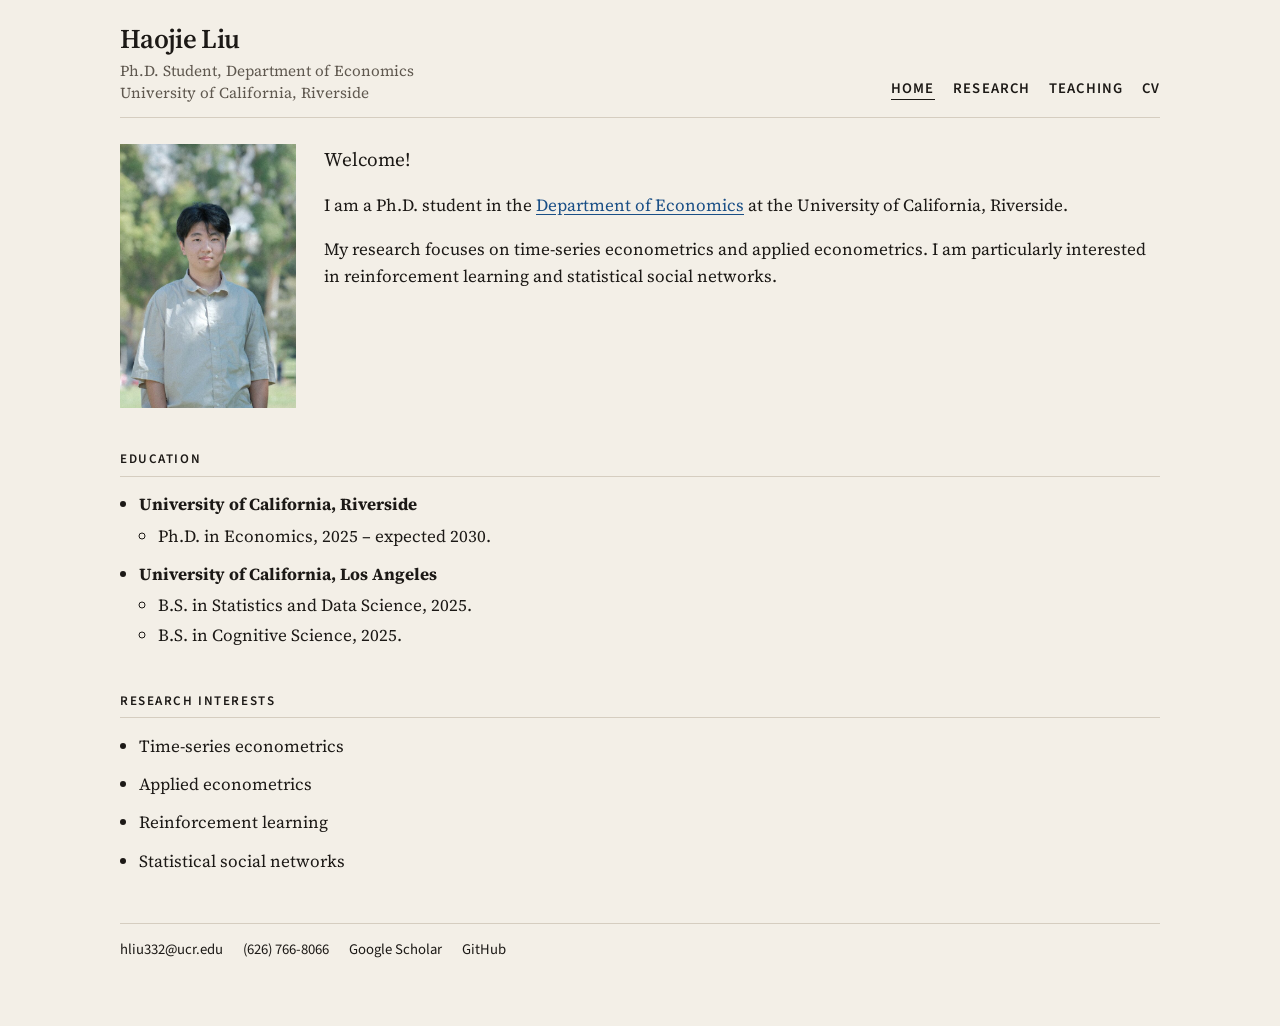
<file: index.html>
<!DOCTYPE html>
<html lang="en">
<head>
  <meta charset="utf-8">
  <meta name="viewport" content="width=device-width, initial-scale=1">
  <title>Haojie Liu</title>
  <meta name="description" content="Haojie Liu is a Ph.D. student in Economics at the University of California, Riverside.">
  <meta property="og:title" content="Haojie Liu">
  <meta property="og:description" content="Ph.D. student in Economics at the University of California, Riverside.">
  <meta property="og:type" content="website">
  <meta property="og:url" content="https://gingerbread1213.github.io/">
  <link rel="icon" href="favicon.svg" type="image/svg+xml">
  <link rel="preconnect" href="https://fonts.googleapis.com">
  <link rel="preconnect" href="https://fonts.gstatic.com" crossorigin>
  <link href="https://fonts.googleapis.com/css2?family=Source+Sans+3:wght@400;600&family=Source+Serif+4:ital,opsz,wght@0,8..60,400;0,8..60,600;1,8..60,400&display=swap" rel="stylesheet">
  <link rel="stylesheet" href="styles.css?v=5">
</head>
<body>
  <div class="frame">
    <header class="site-header">
      <div>
        <p class="name"><a href="index.html">Haojie Liu</a></p>
        <p class="role">Ph.D. Student, Department of Economics<br>University of California, Riverside</p>
      </div>
      <nav class="nav" aria-label="Primary">
        <a href="index.html" aria-current="page">Home</a>
        <a href="research/">Research</a>
        <a href="teaching/">Teaching</a>
        <a href="cv/">CV</a>
      </nav>
    </header>

    <main class="content">
      <div class="intro">
        <img class="portrait" src="portrait.jpg?v=2" width="640" height="960" alt="Haojie Liu">
        <div>
      <p class="welcome">Welcome!</p>
      <p>
        I am a Ph.D. student in the
        <a href="https://economics.ucr.edu/">Department of Economics</a>
        at the University of California, Riverside.
      </p>
      <p>
        My research focuses on time-series econometrics and applied econometrics.
        I am particularly interested in reinforcement learning and statistical social networks.
      </p>
        </div>
      </div>

      <h2>Education</h2>
      <ul class="nested">
        <li>
          <strong>University of California, Riverside</strong>
          <ul>
            <li>Ph.D. in Economics, 2025 – expected 2030.</li>
          </ul>
        </li>
        <li>
          <strong>University of California, Los Angeles</strong>
          <ul>
            <li>B.S. in Statistics and Data Science, 2025.</li>
            <li>B.S. in Cognitive Science, 2025.</li>
          </ul>
        </li>
      </ul>

      <h2>Research Interests</h2>
      <ul class="nested">
        <li>Time-series econometrics</li>
        <li>Applied econometrics</li>
        <li>Reinforcement learning</li>
        <li>Statistical social networks</li>
      </ul>
    </main>
    <footer class="site-footer">
      <a href="mailto:hliu332@ucr.edu">hliu332@ucr.edu</a>
      <a href="tel:+16267668066">(626) 766-8066</a>
      <a href="https://scholar.google.com/citations?user=C337uh8AAAAJ&amp;hl=en">Google Scholar</a>
      <a href="https://github.com/Gingerbread1213">GitHub</a>
    </footer>
  </div>
</body>
</html>
</file>
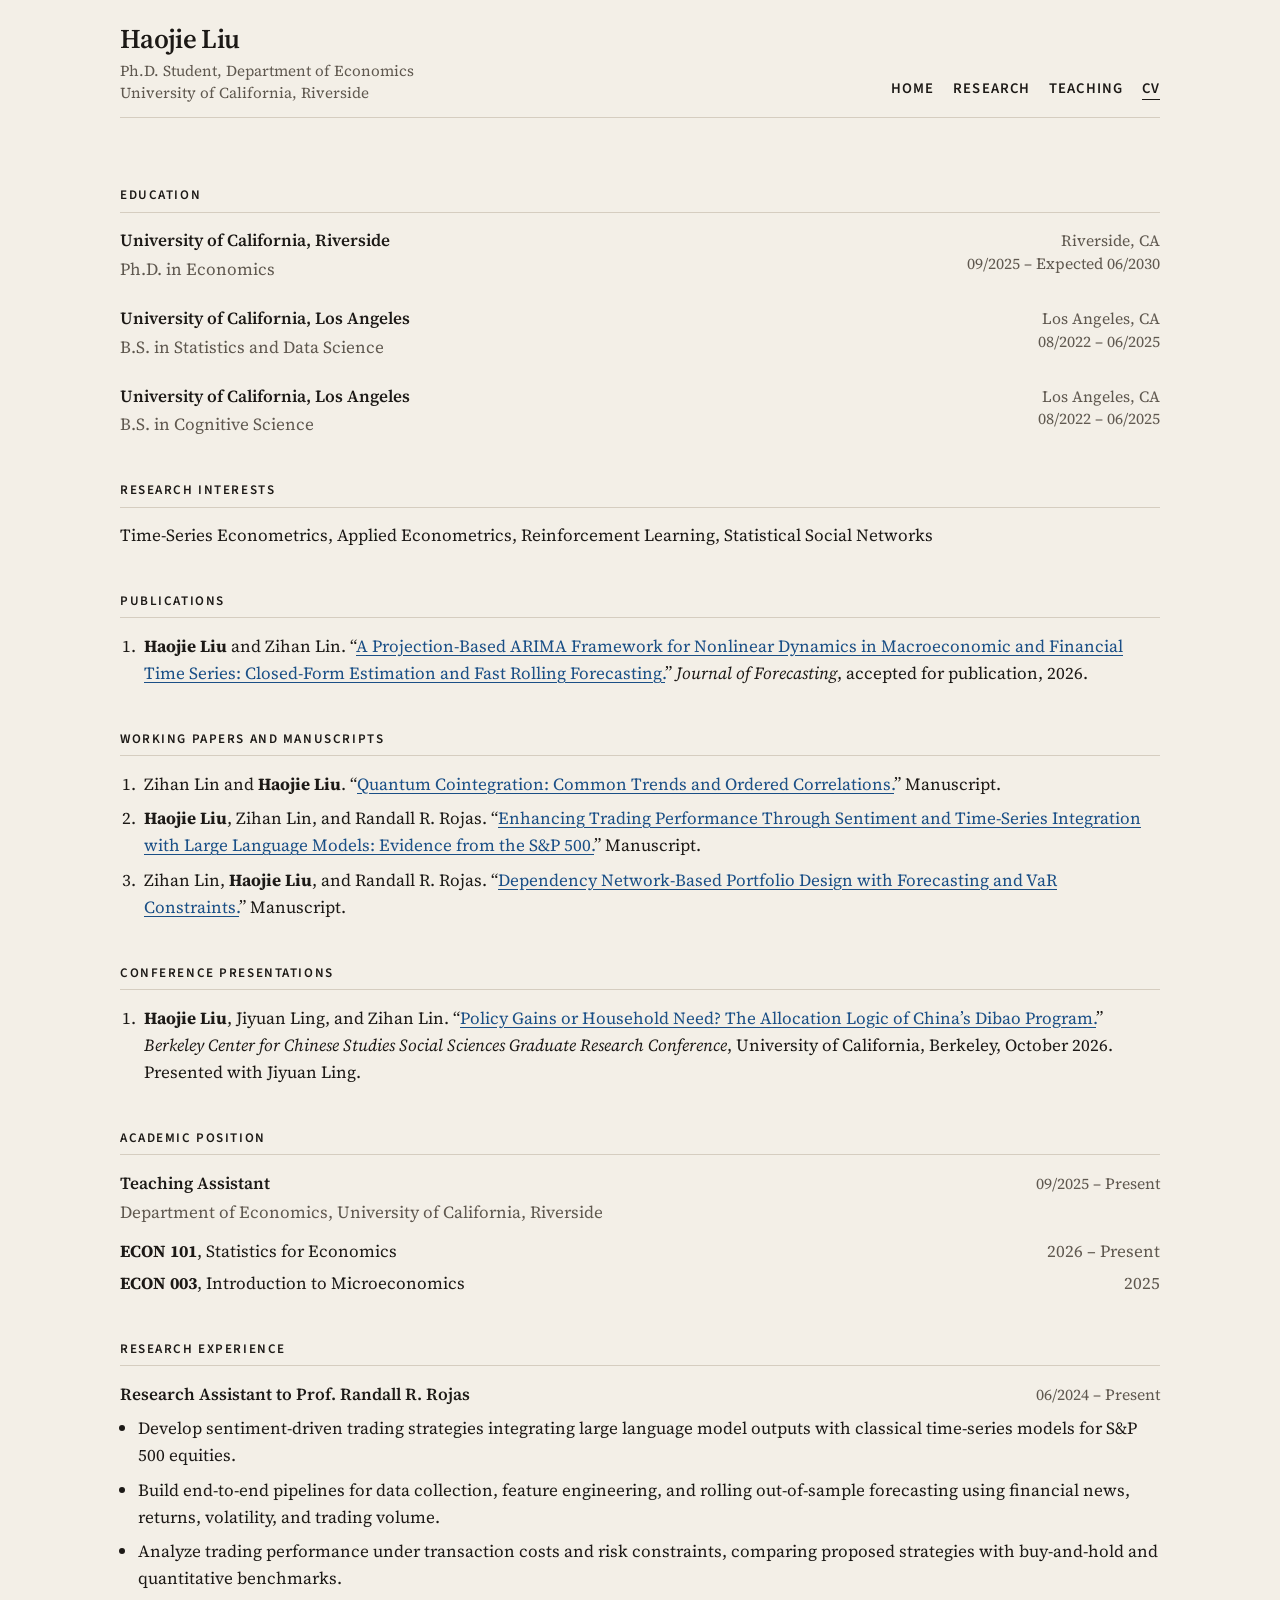
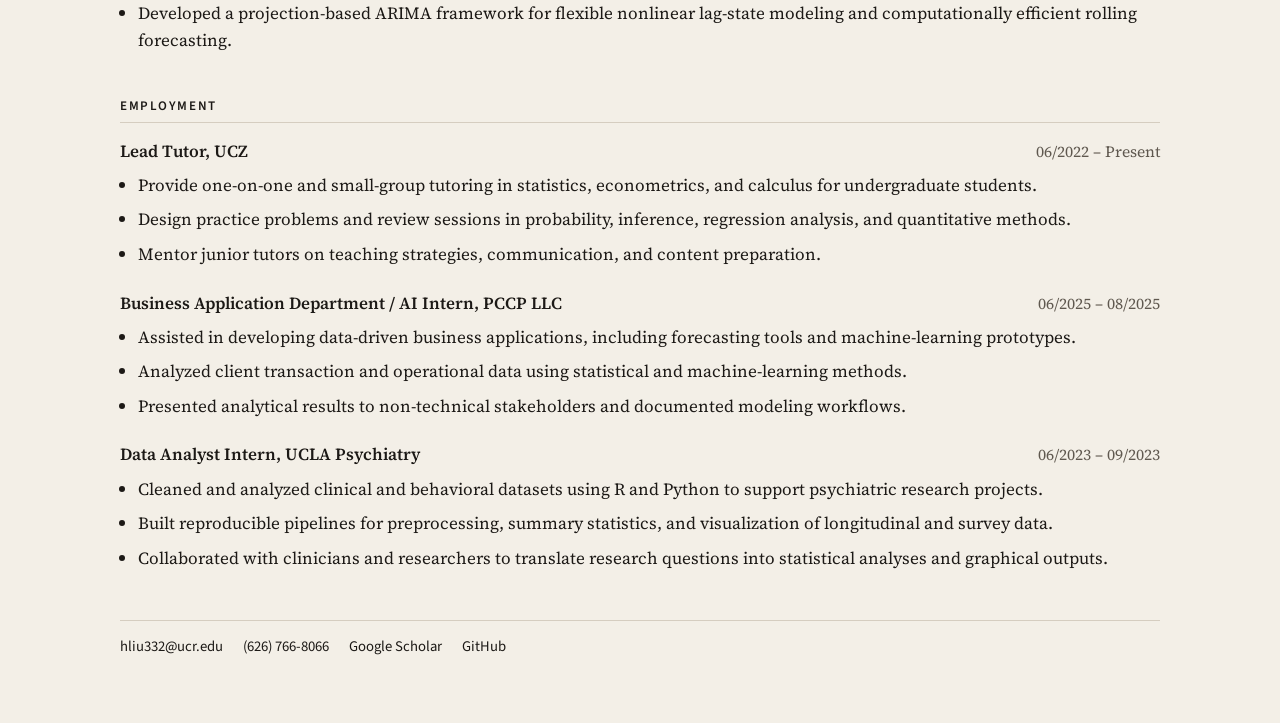
<file: cv/index.html>
<!DOCTYPE html>
<html lang="en">
<head>
  <meta charset="utf-8">
  <meta name="viewport" content="width=device-width, initial-scale=1">
  <title>CV · Haojie Liu</title>
  <meta name="description" content="Curriculum vitae of Haojie Liu, Ph.D. student in Economics at the University of California, Riverside.">
  <link rel="icon" href="../favicon.svg" type="image/svg+xml">
  <link rel="preconnect" href="https://fonts.googleapis.com">
  <link rel="preconnect" href="https://fonts.gstatic.com" crossorigin>
  <link href="https://fonts.googleapis.com/css2?family=Source+Sans+3:wght@400;600&family=Source+Serif+4:ital,opsz,wght@0,8..60,400;0,8..60,600;1,8..60,400&display=swap" rel="stylesheet">
  <link rel="stylesheet" href="../styles.css?v=5">
</head>
<body>
  <div class="frame">
    <header class="site-header">
      <div>
        <p class="name"><a href="../index.html">Haojie Liu</a></p>
        <p class="role">Ph.D. Student, Department of Economics<br>University of California, Riverside</p>
      </div>
      <nav class="nav" aria-label="Primary">
        <a href="../index.html">Home</a>
        <a href="../research/">Research</a>
        <a href="../teaching/">Teaching</a>
        <a href="./" aria-current="page">CV</a>
      </nav>
    </header>

    <main class="content">
      <header class="print-only">
        <img src="../portrait.jpg?v=2" width="640" height="960" alt="">
        <h1>Haojie Liu</h1>
        <p>
          University of California, Riverside · Department of Economics<br>
          hliu332@ucr.edu · (626) 766-8066 · github.com/Gingerbread1213
        </p>
      </header>

      <h2>Education</h2>

      <article class="entry">
        <div class="entry-head">
          <div>
            <div class="entry-title">University of California, Riverside</div>
            <div class="detail">Ph.D. in Economics</div>
          </div>
          <div class="meta">
            <div>Riverside, CA</div>
            <div>09/2025 – Expected 06/2030</div>
          </div>
        </div>
      </article>

      <article class="entry">
        <div class="entry-head">
          <div>
            <div class="entry-title">University of California, Los Angeles</div>
            <div class="detail">B.S. in Statistics and Data Science</div>
          </div>
          <div class="meta">
            <div>Los Angeles, CA</div>
            <div>08/2022 – 06/2025</div>
          </div>
        </div>
      </article>

      <article class="entry">
        <div class="entry-head">
          <div>
            <div class="entry-title">University of California, Los Angeles</div>
            <div class="detail">B.S. in Cognitive Science</div>
          </div>
          <div class="meta">
            <div>Los Angeles, CA</div>
            <div>08/2022 – 06/2025</div>
          </div>
        </div>
      </article>

      <h2>Research Interests</h2>
      <p class="interests">Time-Series Econometrics, Applied Econometrics, Reinforcement Learning, Statistical Social Networks</p>

      <h2>Publications</h2>
      <ol class="papers">
        <li>
          <strong>Haojie Liu</strong> and Zihan Lin.
          “<a href="https://onlinelibrary.wiley.com/doi/10.1002/for.70229">A Projection-Based ARIMA Framework for Nonlinear Dynamics in Macroeconomic and Financial Time Series: Closed-Form Estimation and Fast Rolling Forecasting.</a>”
          <em>Journal of Forecasting</em>, accepted for publication, 2026.
        </li>
      </ol>

      <h2>Working Papers and Manuscripts</h2>
      <ol class="papers">
        <li>
          Zihan Lin and <strong>Haojie Liu</strong>.
          “<a href="https://github.com/Gingerbread1213/Quantum-Cointegration/raw/main/Quantum_Cointegration.pdf">Quantum Cointegration: Common Trends and Ordered Correlations.</a>”
          Manuscript.
        </li>
        <li>
          <strong>Haojie Liu</strong>, Zihan Lin, and Randall R. Rojas.
          “<a href="https://arxiv.org/pdf/2507.09739">Enhancing Trading Performance Through Sentiment and Time-Series Integration with Large Language Models: Evidence from the S&amp;P 500.</a>”
          Manuscript.
        </li>
        <li>
          Zihan Lin, <strong>Haojie Liu</strong>, and Randall R. Rojas.
          “<a href="https://arxiv.org/pdf/2507.20039">Dependency Network-Based Portfolio Design with Forecasting and VaR Constraints.</a>”
          Manuscript.
        </li>
      </ol>

      <h2>Conference Presentations</h2>
      <ol class="papers">
        <li>
          <strong>Haojie Liu</strong>, Jiyuan Ling, and Zihan Lin.
          “<a href="https://arxiv.org/pdf/2609.08411">Policy Gains or Household Need? The Allocation Logic of China’s Dibao Program.</a>”
          <em>Berkeley Center for Chinese Studies Social Sciences Graduate Research Conference</em>,
          University of California, Berkeley, October 2026.
          Presented with Jiyuan Ling.
        </li>
      </ol>

      <h2>Academic Position</h2>
      <article class="entry">
        <div class="entry-head">
          <div>
            <div class="entry-title">Teaching Assistant</div>
            <div class="detail">Department of Economics, University of California, Riverside</div>
          </div>
          <div class="meta">09/2025 – Present</div>
        </div>
        <ul class="courses">
          <li>
            <span><strong>ECON 101</strong>, Statistics for Economics</span>
            <span class="when">2026 – Present</span>
          </li>
          <li>
            <span><strong>ECON 003</strong>, Introduction to Microeconomics</span>
            <span class="when">2025</span>
          </li>
        </ul>
      </article>

      <h2>Research Experience</h2>
      <article class="entry">
        <div class="entry-head">
          <div>
            <div class="entry-title">Research Assistant to Prof. Randall R. Rojas</div>
          </div>
          <div class="meta">06/2024 – Present</div>
        </div>
        <ul class="bullets">
          <li>Develop sentiment-driven trading strategies integrating large language model outputs with classical time-series models for S&amp;P 500 equities.</li>
          <li>Build end-to-end pipelines for data collection, feature engineering, and rolling out-of-sample forecasting using financial news, returns, volatility, and trading volume.</li>
          <li>Analyze trading performance under transaction costs and risk constraints, comparing proposed strategies with buy-and-hold and quantitative benchmarks.</li>
          <li>Developed a projection-based ARIMA framework for flexible nonlinear lag-state modeling and computationally efficient rolling forecasting.</li>
        </ul>
      </article>

      <h2>Employment</h2>
      <article class="entry">
        <div class="entry-head">
          <div>
            <div class="entry-title">Lead Tutor, UCZ</div>
          </div>
          <div class="meta">06/2022 – Present</div>
        </div>
        <ul class="bullets">
          <li>Provide one-on-one and small-group tutoring in statistics, econometrics, and calculus for undergraduate students.</li>
          <li>Design practice problems and review sessions in probability, inference, regression analysis, and quantitative methods.</li>
          <li>Mentor junior tutors on teaching strategies, communication, and content preparation.</li>
        </ul>
      </article>

      <article class="entry">
        <div class="entry-head">
          <div>
            <div class="entry-title">Business Application Department / AI Intern, PCCP LLC</div>
          </div>
          <div class="meta">06/2025 – 08/2025</div>
        </div>
        <ul class="bullets">
          <li>Assisted in developing data-driven business applications, including forecasting tools and machine-learning prototypes.</li>
          <li>Analyzed client transaction and operational data using statistical and machine-learning methods.</li>
          <li>Presented analytical results to non-technical stakeholders and documented modeling workflows.</li>
        </ul>
      </article>

      <article class="entry">
        <div class="entry-head">
          <div>
            <div class="entry-title">Data Analyst Intern, UCLA Psychiatry</div>
          </div>
          <div class="meta">06/2023 – 09/2023</div>
        </div>
        <ul class="bullets">
          <li>Cleaned and analyzed clinical and behavioral datasets using R and Python to support psychiatric research projects.</li>
          <li>Built reproducible pipelines for preprocessing, summary statistics, and visualization of longitudinal and survey data.</li>
          <li>Collaborated with clinicians and researchers to translate research questions into statistical analyses and graphical outputs.</li>
        </ul>
      </article>
    </main>
    <footer class="site-footer">
      <a href="mailto:hliu332@ucr.edu">hliu332@ucr.edu</a>
      <a href="tel:+16267668066">(626) 766-8066</a>
      <a href="https://scholar.google.com/citations?user=C337uh8AAAAJ&amp;hl=en">Google Scholar</a>
      <a href="https://github.com/Gingerbread1213">GitHub</a>
    </footer>
  </div>
</body>
</html>
</file>
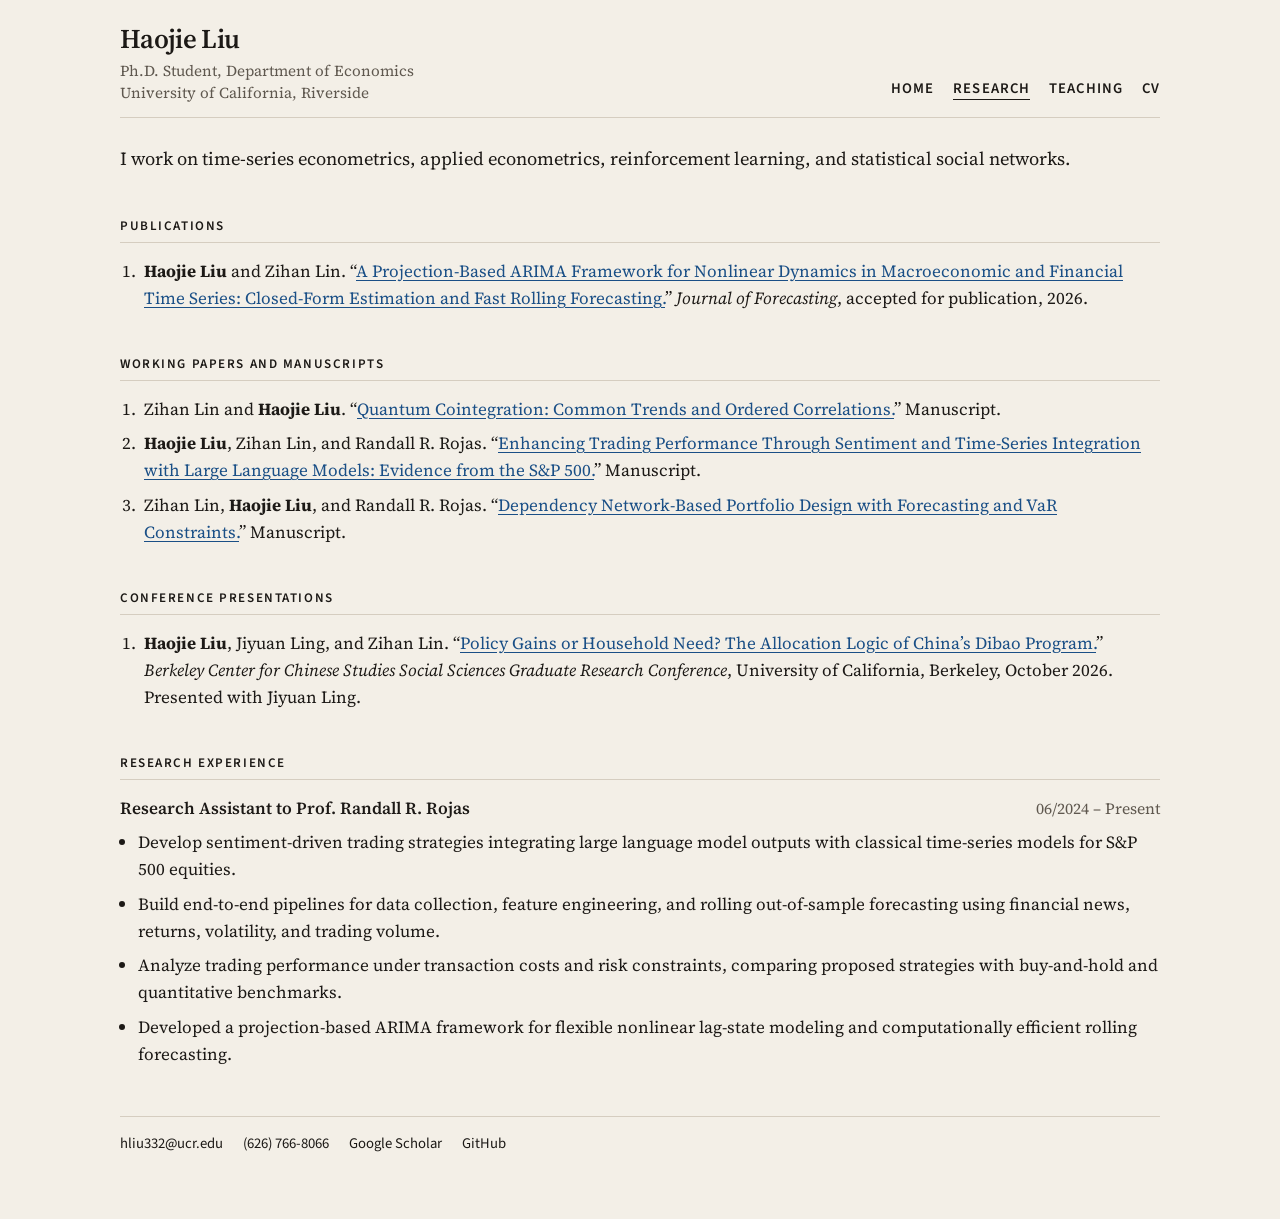
<file: research/index.html>
<!DOCTYPE html>
<html lang="en">
<head>
  <meta charset="utf-8">
  <meta name="viewport" content="width=device-width, initial-scale=1">
  <title>Research · Haojie Liu</title>
  <meta name="description" content="Research of Haojie Liu, Ph.D. student in Economics at the University of California, Riverside.">
  <link rel="icon" href="../favicon.svg" type="image/svg+xml">
  <link rel="preconnect" href="https://fonts.googleapis.com">
  <link rel="preconnect" href="https://fonts.gstatic.com" crossorigin>
  <link href="https://fonts.googleapis.com/css2?family=Source+Sans+3:wght@400;600&family=Source+Serif+4:ital,opsz,wght@0,8..60,400;0,8..60,600;1,8..60,400&display=swap" rel="stylesheet">
  <link rel="stylesheet" href="../styles.css?v=5">
</head>
<body>
  <div class="frame">
    <header class="site-header">
      <div>
        <p class="name"><a href="../index.html">Haojie Liu</a></p>
        <p class="role">Ph.D. Student, Department of Economics<br>University of California, Riverside</p>
      </div>
      <nav class="nav" aria-label="Primary">
        <a href="../index.html">Home</a>
        <a href="./" aria-current="page">Research</a>
        <a href="../teaching/">Teaching</a>
        <a href="../cv/">CV</a>
      </nav>
    </header>

    <main class="content">
      <p class="lede">
        I work on time-series econometrics, applied econometrics, reinforcement learning,
        and statistical social networks.
      </p>

      <h2>Publications</h2>
      <ol class="papers">
        <li>
          <strong>Haojie Liu</strong> and Zihan Lin.
          “<a href="https://onlinelibrary.wiley.com/doi/10.1002/for.70229">A Projection-Based ARIMA Framework for Nonlinear Dynamics in Macroeconomic and Financial Time Series: Closed-Form Estimation and Fast Rolling Forecasting.</a>”
          <em>Journal of Forecasting</em>, accepted for publication, 2026.
        </li>
      </ol>

      <h2>Working Papers and Manuscripts</h2>
      <ol class="papers">
        <li>
          Zihan Lin and <strong>Haojie Liu</strong>.
          “<a href="https://github.com/Gingerbread1213/Quantum-Cointegration/raw/main/Quantum_Cointegration.pdf">Quantum Cointegration: Common Trends and Ordered Correlations.</a>”
          Manuscript.
        </li>
        <li>
          <strong>Haojie Liu</strong>, Zihan Lin, and Randall R. Rojas.
          “<a href="https://arxiv.org/pdf/2507.09739">Enhancing Trading Performance Through Sentiment and Time-Series Integration with Large Language Models: Evidence from the S&amp;P 500.</a>”
          Manuscript.
        </li>
        <li>
          Zihan Lin, <strong>Haojie Liu</strong>, and Randall R. Rojas.
          “<a href="https://arxiv.org/pdf/2507.20039">Dependency Network-Based Portfolio Design with Forecasting and VaR Constraints.</a>”
          Manuscript.
        </li>
      </ol>

      <h2>Conference Presentations</h2>
      <ol class="papers">
        <li>
          <strong>Haojie Liu</strong>, Jiyuan Ling, and Zihan Lin.
          “<a href="https://arxiv.org/pdf/2609.08411">Policy Gains or Household Need? The Allocation Logic of China’s Dibao Program.</a>”
          <em>Berkeley Center for Chinese Studies Social Sciences Graduate Research Conference</em>,
          University of California, Berkeley, October 2026.
          Presented with Jiyuan Ling.
        </li>
      </ol>

      <h2>Research Experience</h2>
      <article class="entry">
        <div class="entry-head">
          <div>
            <div class="entry-title">Research Assistant to Prof. Randall R. Rojas</div>
          </div>
          <div class="meta">06/2024 – Present</div>
        </div>
        <ul class="bullets">
          <li>Develop sentiment-driven trading strategies integrating large language model outputs with classical time-series models for S&amp;P 500 equities.</li>
          <li>Build end-to-end pipelines for data collection, feature engineering, and rolling out-of-sample forecasting using financial news, returns, volatility, and trading volume.</li>
          <li>Analyze trading performance under transaction costs and risk constraints, comparing proposed strategies with buy-and-hold and quantitative benchmarks.</li>
          <li>Developed a projection-based ARIMA framework for flexible nonlinear lag-state modeling and computationally efficient rolling forecasting.</li>
        </ul>
      </article>
    </main>
    <footer class="site-footer">
      <a href="mailto:hliu332@ucr.edu">hliu332@ucr.edu</a>
      <a href="tel:+16267668066">(626) 766-8066</a>
      <a href="https://scholar.google.com/citations?user=C337uh8AAAAJ&amp;hl=en">Google Scholar</a>
      <a href="https://github.com/Gingerbread1213">GitHub</a>
    </footer>
  </div>
</body>
</html>
</file>
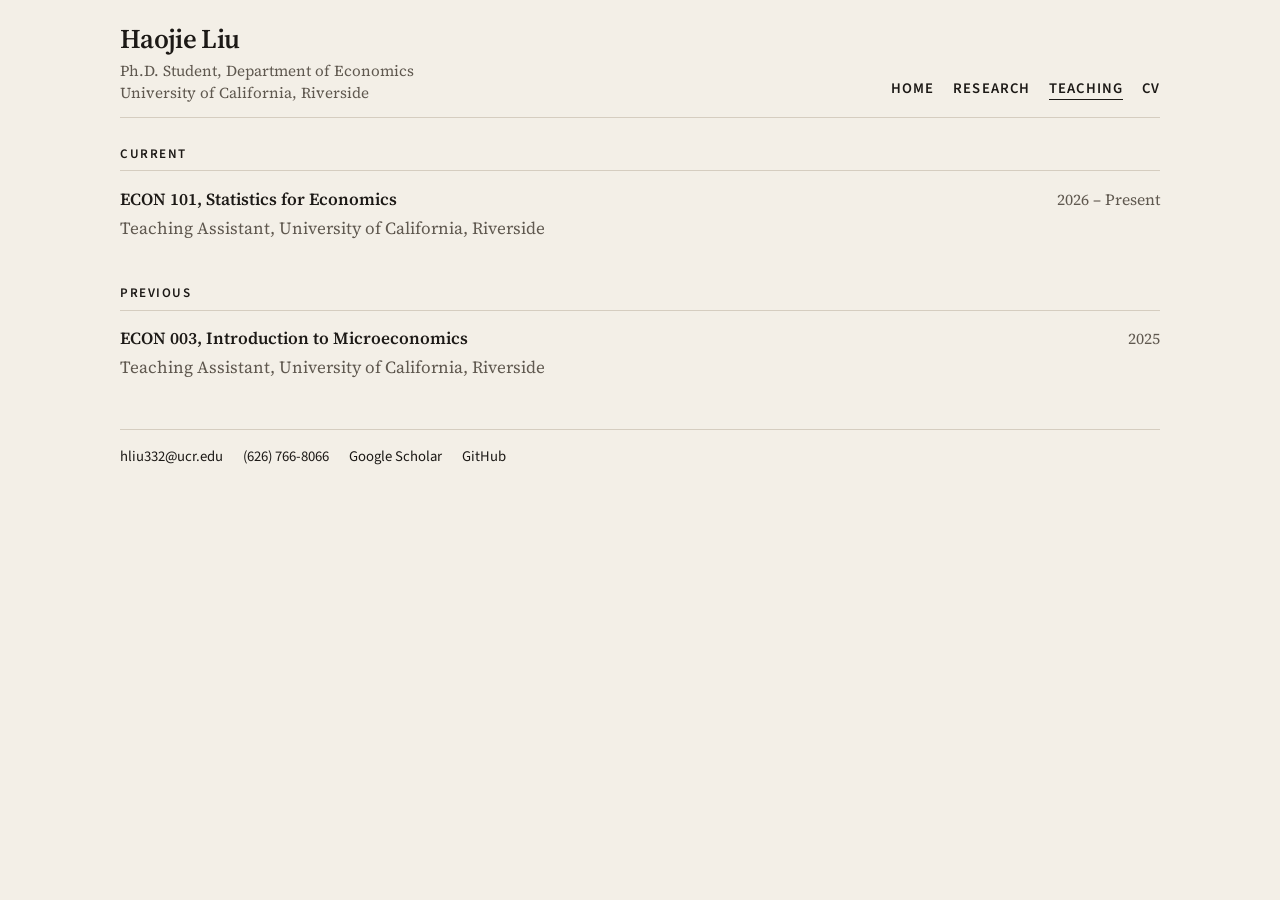
<file: teaching/index.html>
<!DOCTYPE html>
<html lang="en">
<head>
  <meta charset="utf-8">
  <meta name="viewport" content="width=device-width, initial-scale=1">
  <title>Teaching · Haojie Liu</title>
  <meta name="description" content="Teaching of Haojie Liu, Ph.D. student in Economics at the University of California, Riverside.">
  <link rel="icon" href="../favicon.svg" type="image/svg+xml">
  <link rel="preconnect" href="https://fonts.googleapis.com">
  <link rel="preconnect" href="https://fonts.gstatic.com" crossorigin>
  <link href="https://fonts.googleapis.com/css2?family=Source+Sans+3:wght@400;600&family=Source+Serif+4:ital,opsz,wght@0,8..60,400;0,8..60,600;1,8..60,400&display=swap" rel="stylesheet">
  <link rel="stylesheet" href="../styles.css?v=5">
</head>
<body>
  <div class="frame">
    <header class="site-header">
      <div>
        <p class="name"><a href="../index.html">Haojie Liu</a></p>
        <p class="role">Ph.D. Student, Department of Economics<br>University of California, Riverside</p>
      </div>
      <nav class="nav" aria-label="Primary">
        <a href="../index.html">Home</a>
        <a href="../research/">Research</a>
        <a href="./" aria-current="page">Teaching</a>
        <a href="../cv/">CV</a>
      </nav>
    </header>

    <main class="content">
      <h2>Current</h2>
      <article class="entry">
        <div class="entry-head">
          <div>
            <div class="entry-title">ECON 101, Statistics for Economics</div>
            <div class="detail">Teaching Assistant, University of California, Riverside</div>
          </div>
          <div class="meta">2026 – Present</div>
        </div>
      </article>

      <h2>Previous</h2>
      <article class="entry">
        <div class="entry-head">
          <div>
            <div class="entry-title">ECON 003, Introduction to Microeconomics</div>
            <div class="detail">Teaching Assistant, University of California, Riverside</div>
          </div>
          <div class="meta">2025</div>
        </div>
      </article>
    </main>
    <footer class="site-footer">
      <a href="mailto:hliu332@ucr.edu">hliu332@ucr.edu</a>
      <a href="tel:+16267668066">(626) 766-8066</a>
      <a href="https://scholar.google.com/citations?user=C337uh8AAAAJ&amp;hl=en">Google Scholar</a>
      <a href="https://github.com/Gingerbread1213">GitHub</a>
    </footer>
  </div>
</body>
</html>
</file>
<file: styles.css>
:root {
  --bg: #f3efe7;
  --side: #ebe4d8;
  --ink: #1c1916;
  --muted: #5f584f;
  --line: #d5cdc0;
  --link: #1a4f86;
  --serif: "Source Serif 4", "Iowan Old Style", Palatino, "Palatino Linotype", Georgia, serif;
  --sans: "Source Sans 3", "Helvetica Neue", Helvetica, Arial, sans-serif;
}

* {
  box-sizing: border-box;
}

html {
  scroll-behavior: smooth;
}

body {
  margin: 0;
  background: var(--bg);
  color: var(--ink);
  font-family: var(--serif);
  font-size: 1.0625rem;
  line-height: 1.6;
  display: flex;
  justify-content: center;
}

a {
  color: var(--link);
  text-underline-offset: 0.15em;
}

a:hover {
  color: #0e335c;
}

.frame {
  width: min(70rem, 100%);
  padding: 0 2.5rem 4rem;
}

.site-header {
  display: flex;
  justify-content: space-between;
  align-items: flex-end;
  gap: 2rem;
  position: sticky;
  top: 0;
  z-index: 2;
  padding: 1.5rem 0 0.9rem;
  background: var(--bg);
  border-bottom: 1px solid var(--line);
}

.name {
  margin: 0;
  font-size: 1.7rem;
  font-weight: 600;
  letter-spacing: -0.025em;
  line-height: 1.1;
}

.name a {
  color: inherit;
  text-decoration: none;
}

.role {
  margin: 0.4rem 0 0;
  color: var(--muted);
  font-size: 0.95rem;
  line-height: 1.4;
}

.nav {
  display: flex;
  flex-wrap: wrap;
  justify-content: flex-end;
  gap: 0.35rem 1.15rem;
  margin: 0 0 0.15rem;
}

.nav a {
  color: var(--ink);
  font-family: var(--sans);
  font-size: 0.92rem;
  font-weight: 600;
  letter-spacing: 0.08em;
  text-decoration: none;
  text-transform: uppercase;
}

.nav a[aria-current="page"] {
  box-shadow: inset 0 -1px 0 var(--ink);
}

.intro {
  display: grid;
  grid-template-columns: 11rem minmax(0, 1fr);
  gap: 1.75rem;
  align-items: start;
  margin-top: 0;
}

.portrait {
  display: block;
  width: 100%;
  height: auto;
}

.content {
  padding-top: 1.6rem;
}

.site-footer {
  display: flex;
  flex-wrap: wrap;
  gap: 0.35rem 1.25rem;
  margin-top: 3rem;
  padding-top: 0.9rem;
  border-top: 1px solid var(--line);
  font-family: var(--sans);
  font-size: 0.92rem;
}

.site-footer a {
  color: var(--ink);
  text-decoration: none;
}

.site-footer a:hover {
  color: var(--link);
  text-decoration: underline;
}

.lede {
  margin: 0;
  font-size: 1.15rem;
  line-height: 1.65;
}

.welcome {
  margin: 0 0 0.9rem;
  font-size: 1.2rem;
}

.content > p {
  margin: 0 0 0.9rem;
}

.nested {
  margin: 0.2rem 0 0;
  padding-left: 1.2rem;
}

.nested > li + li {
  margin-top: 0.7rem;
}

.nested ul {
  margin: 0.25rem 0 0;
  padding-left: 1.15rem;
  list-style: circle;
}

.nested ul li + li {
  margin-top: 0.15rem;
}

h2 {
  margin: 2.6rem 0 0.9rem;
  padding-bottom: 0.35rem;
  border-bottom: 1px solid var(--line);
  font-family: var(--sans);
  font-size: 0.82rem;
  font-weight: 600;
  letter-spacing: 0.12em;
  text-transform: uppercase;
}

h2:first-child {
  margin-top: 0;
}

.interests {
  margin: 0;
}

.entry {
  margin: 0 0 1.35rem;
}

.entry-head {
  display: flex;
  flex-wrap: wrap;
  justify-content: space-between;
  align-items: baseline;
  gap: 0.2rem 1.5rem;
}

.entry-head > :first-child {
  flex: 1 1 16rem;
  min-width: 0;
}

.entry-title {
  font-weight: 600;
}

.detail,
.meta,
.venue,
.note {
  color: var(--muted);
}

.meta {
  flex: 0 0 auto;
  text-align: right;
  font-size: 0.98rem;
  line-height: 1.45;
}

.detail {
  margin-top: 0.1rem;
}

.courses {
  margin: 0.75rem 0 0;
  padding: 0;
  list-style: none;
}

.courses li {
  display: flex;
  flex-wrap: wrap;
  justify-content: space-between;
  gap: 0.15rem 1rem;
}

.courses li + li {
  margin-top: 0.3rem;
}

.when {
  flex: 0 0 auto;
  color: var(--muted);
  text-align: right;
}

.bullets,
.papers {
  margin: 0.45rem 0 0;
  padding-left: 1.15rem;
}

.bullets li + li,
.papers li + li {
  margin-top: 0.45rem;
}

.papers {
  padding-left: 1.25rem;
}

.papers li {
  padding-left: 0.25rem;
}

.authors,
.title,
.venue {
  display: inline;
}

.title {
  font-style: italic;
}

.print-only {
  display: none;
}

@media (max-width: 720px) {
  .frame {
    padding: 0 1.15rem 2.75rem;
  }

  .site-header {
    flex-direction: column;
    align-items: flex-start;
    gap: 0.85rem;
    position: static;
  }

  .nav {
    justify-content: flex-start;
  }

  .intro {
    grid-template-columns: 8.5rem minmax(0, 1fr);
    gap: 1rem;
  }

  .meta {
    text-align: left;
  }
}

@media print {
  body {
    display: block;
    background: white;
    font-size: 11pt;
  }

  .site-header,
  .site-footer {
    display: none;
  }

  .frame {
    width: 100%;
    padding: 0;
  }

  .content {
    padding: 0;
  }

  .print-only {
    display: block;
    margin-bottom: 1.25rem;
  }

  .print-only h1 {
    margin: 0;
    font-size: 18pt;
  }

  .print-only img {
    float: right;
    width: 1.15in;
    height: auto;
    margin: 0 0 0.4rem 0.6rem;
  }

  .print-only p {
    margin: 0.35rem 0 0;
  }

  a {
    color: inherit;
    text-decoration: none;
  }

  h2 {
    break-after: avoid;
  }

  .entry,
  .papers li {
    break-inside: avoid;
  }
}
</file>
